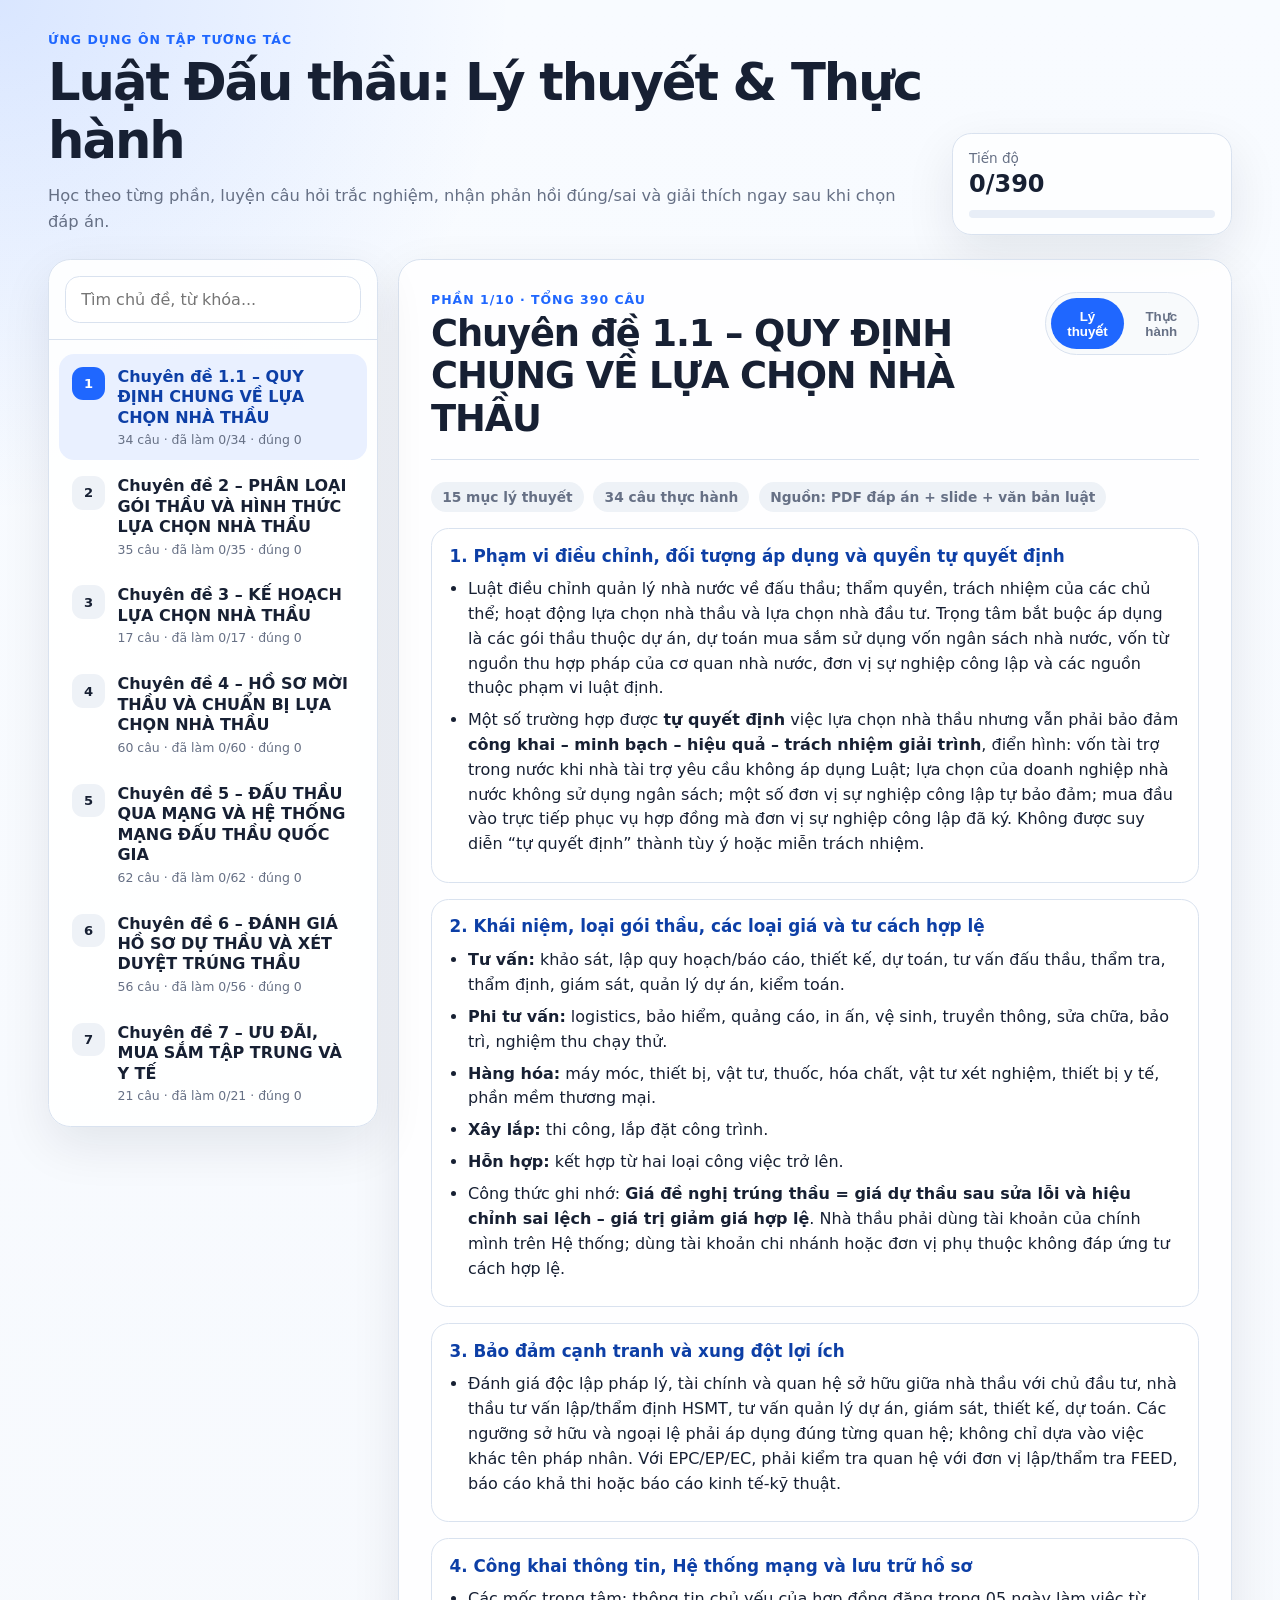
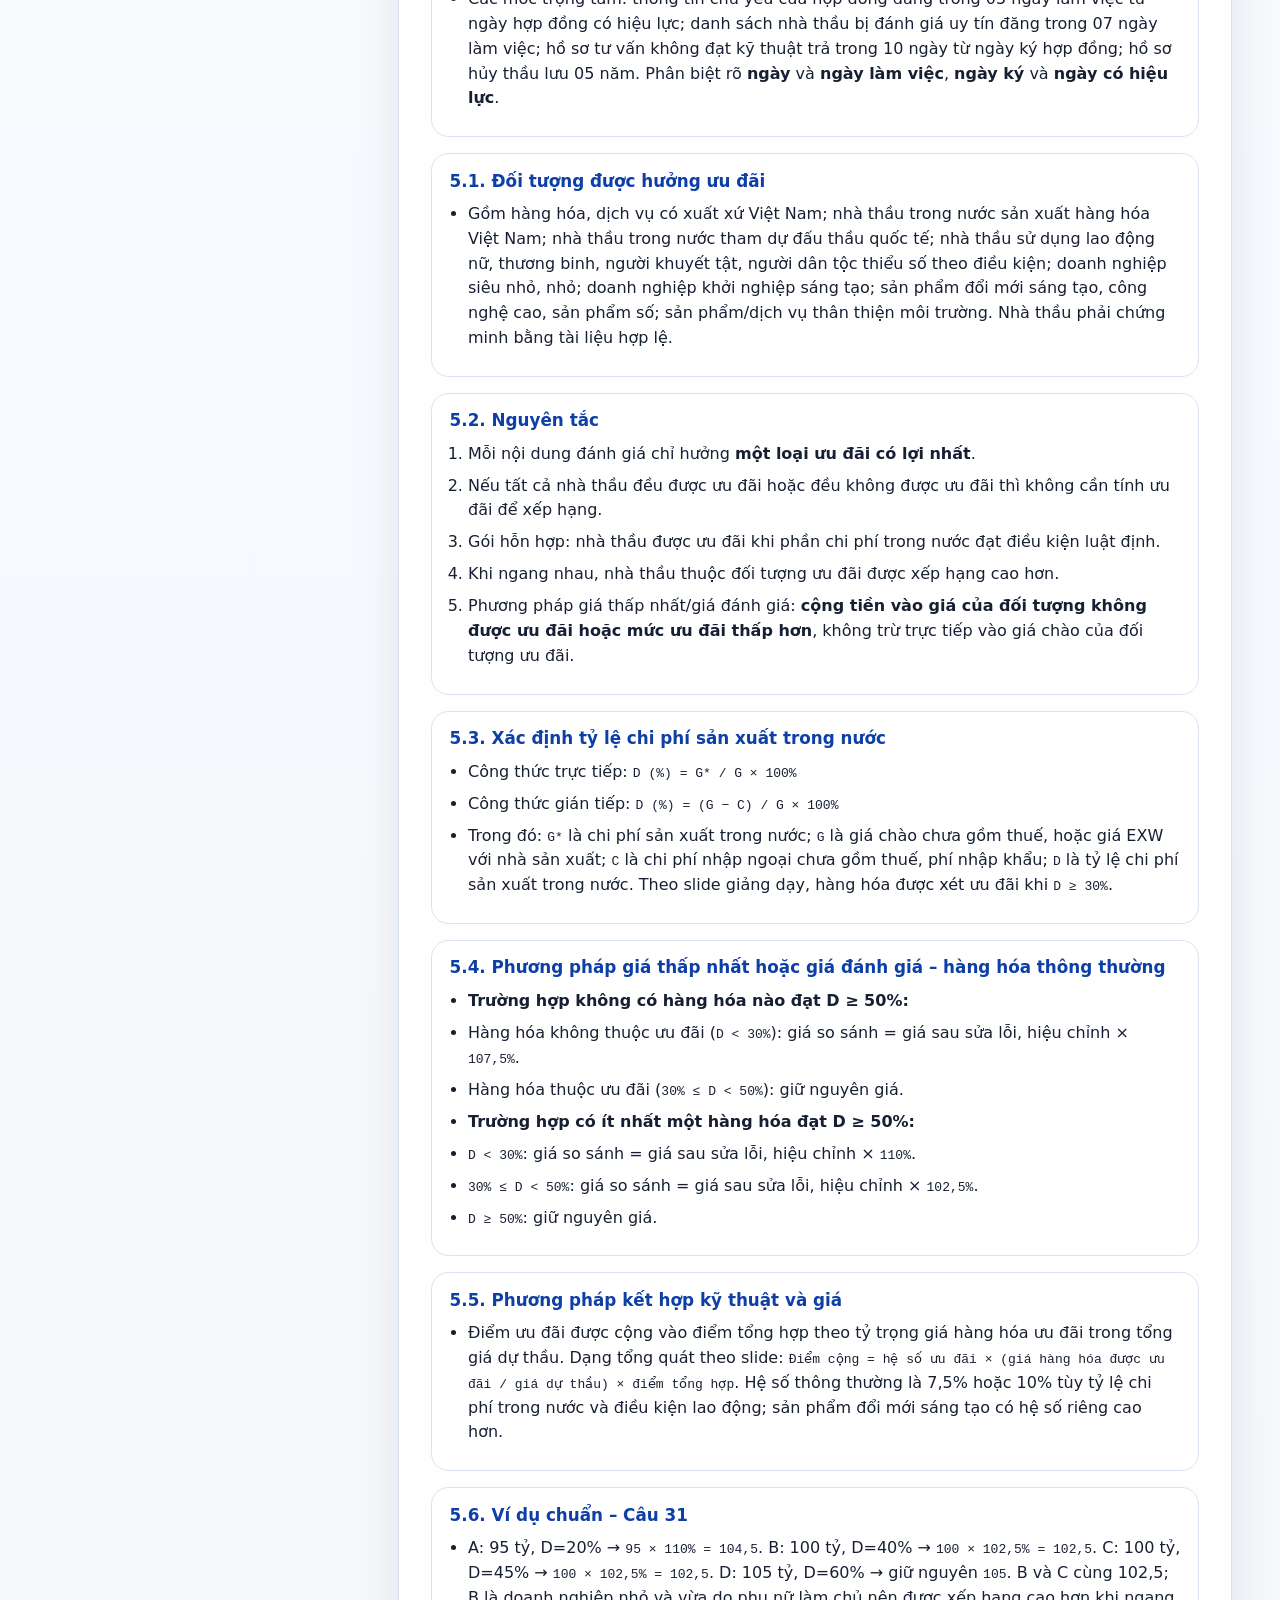
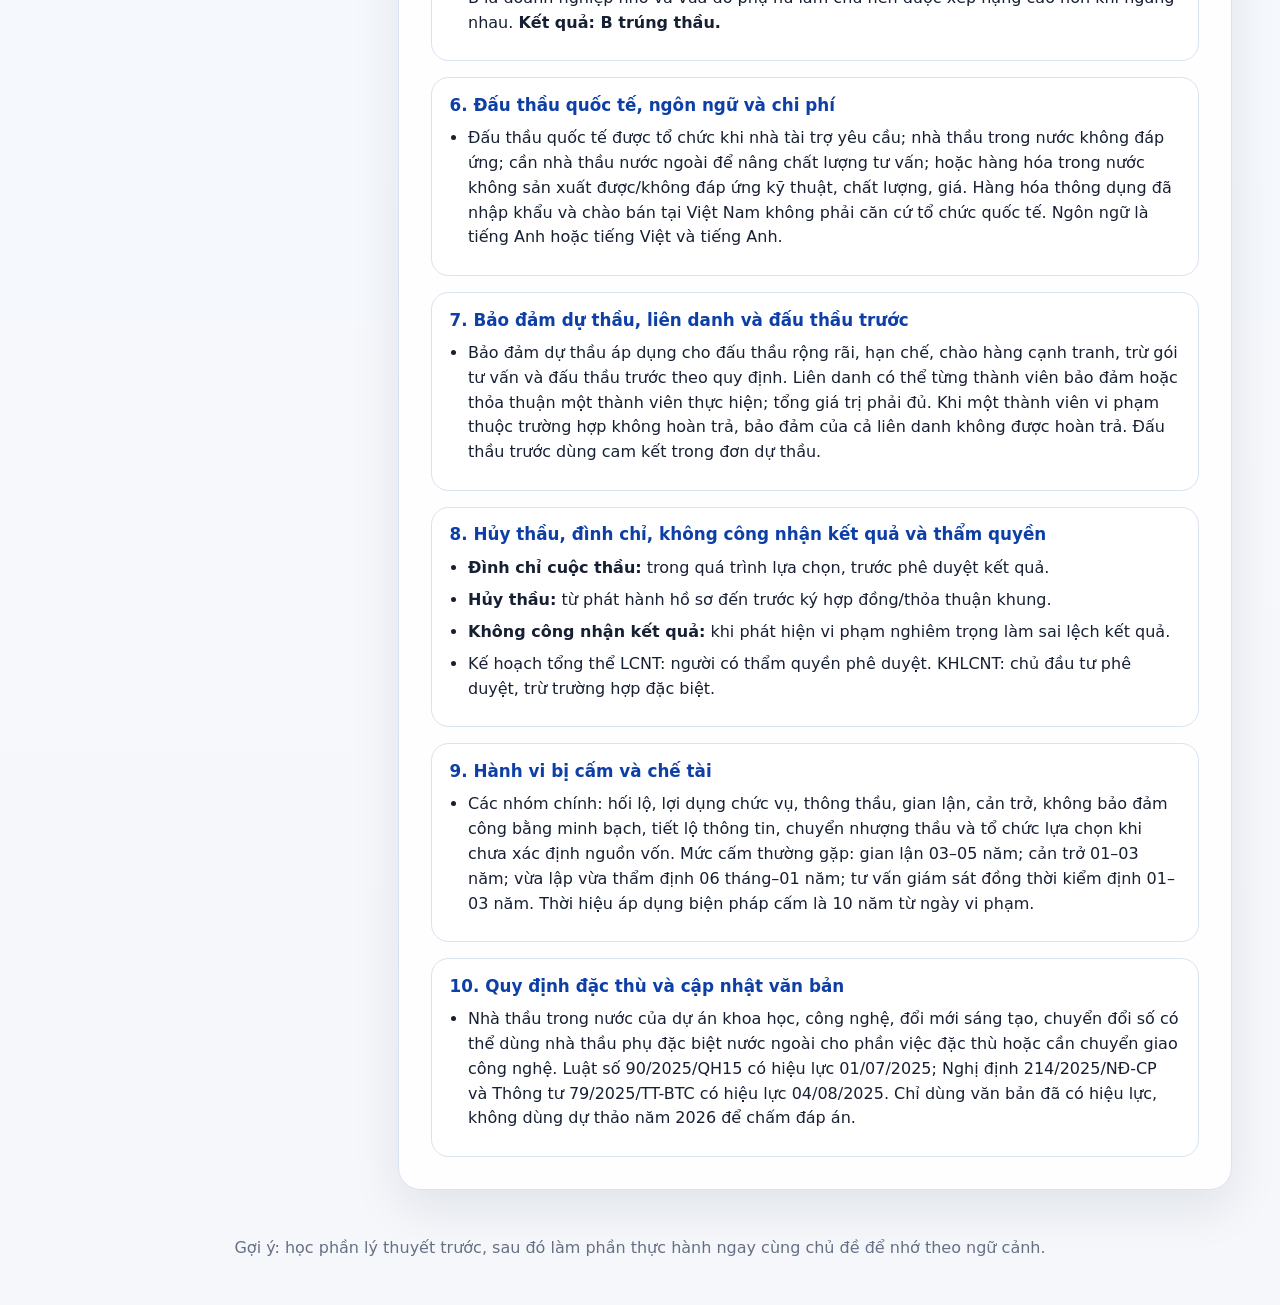
<file: index.html>
<!doctype html>
<html lang="vi">
  <head>
    <meta charset="UTF-8" />
    <meta name="viewport" content="width=device-width, initial-scale=1.0" />
    <title>Ôn tập Luật Đấu thầu</title>
    <link rel="stylesheet" href="styles.css" />
  </head>
  <body>
    <header class="topbar">
      <div>
        <p class="eyebrow">Ứng dụng ôn tập tương tác</p>
        <h1>Luật Đấu thầu: Lý thuyết & Thực hành</h1>
        <p class="subtitle">
          Học theo từng phần, luyện câu hỏi trắc nghiệm, nhận phản hồi đúng/sai và giải thích ngay sau khi chọn đáp án.
        </p>
      </div>
      <div class="score-card">
        <span>Tiến độ</span>
        <strong id="progressText">0/0</strong>
        <div class="progress-track"><div id="progressBar"></div></div>
      </div>
    </header>

    <main class="layout">
      <aside class="sidebar">
        <div class="search-box">
          <input id="searchInput" type="search" placeholder="Tìm chủ đề, từ khóa..." />
        </div>
        <nav id="topicList" class="topic-list" aria-label="Danh sách chủ đề"></nav>
      </aside>

      <section class="content">
        <div class="content-head">
          <div>
            <p id="topicIndex" class="eyebrow"></p>
            <h2 id="topicTitle"></h2>
          </div>
          <div class="tab-group" role="tablist">
            <button id="theoryTab" class="tab active" type="button">Lý thuyết</button>
            <button id="practiceTab" class="tab" type="button">Thực hành</button>
          </div>
        </div>

        <section id="theoryPanel" class="panel active"></section>
        <section id="practicePanel" class="panel"></section>
      </section>
    </main>

    <footer>
      <p>
        Gợi ý: học phần lý thuyết trước, sau đó làm phần thực hành ngay cùng chủ đề để nhớ theo ngữ cảnh.
      </p>
    </footer>

    <script src="data.js"></script>
    <script src="app.js"></script>
  </body>
</html>
</file>
<file: styles.css>
:root {
  --bg: #f5f7fb;
  --card: #ffffff;
  --ink: #172033;
  --muted: #667085;
  --line: #d9e2ef;
  --blue: #1f67ff;
  --blue-soft: #e9f0ff;
  --green: #12805c;
  --green-soft: #e8f7ef;
  --red: #c83232;
  --red-soft: #fff0f0;
  --amber: #9a6700;
  --amber-soft: #fff6dc;
  --shadow: 0 18px 50px rgba(16, 24, 40, 0.09);
}

* {
  box-sizing: border-box;
}

body {
  margin: 0;
  min-height: 100vh;
  background:
    radial-gradient(circle at top left, rgba(31, 103, 255, 0.14), transparent 32rem),
    linear-gradient(180deg, #f8fbff 0%, var(--bg) 100%);
  color: var(--ink);
  font-family:
    Inter, ui-sans-serif, system-ui, -apple-system, BlinkMacSystemFont, "Segoe UI",
    sans-serif;
}

.topbar {
  display: grid;
  grid-template-columns: 1fr minmax(220px, 280px);
  gap: 1.25rem;
  align-items: end;
  padding: 2rem clamp(1rem, 4vw, 3rem) 1.5rem;
}

.eyebrow {
  margin: 0 0 0.35rem;
  color: var(--blue);
  font-size: 0.78rem;
  font-weight: 800;
  letter-spacing: 0.08em;
  text-transform: uppercase;
}

h1,
h2,
h3,
h4 {
  margin: 0;
  line-height: 1.15;
}

h1 {
  font-size: clamp(1.8rem, 4vw, 3.3rem);
  letter-spacing: -0.04em;
}

h2 {
  font-size: clamp(1.55rem, 3vw, 2.3rem);
  letter-spacing: -0.03em;
}

h3 {
  font-size: 1.05rem;
}

.subtitle {
  max-width: 850px;
  margin: 0.8rem 0 0;
  color: var(--muted);
  font-size: 1.02rem;
  line-height: 1.6;
}

.score-card {
  padding: 1rem;
  border: 1px solid var(--line);
  border-radius: 1.2rem;
  background: rgba(255, 255, 255, 0.76);
  box-shadow: var(--shadow);
}

.score-card span {
  display: block;
  color: var(--muted);
  font-size: 0.85rem;
}

.score-card strong {
  display: block;
  margin: 0.25rem 0 0.7rem;
  font-size: 1.5rem;
}

.progress-track {
  height: 0.55rem;
  overflow: hidden;
  border-radius: 999px;
  background: #e8eef7;
}

#progressBar {
  width: 0%;
  height: 100%;
  border-radius: inherit;
  background: linear-gradient(90deg, var(--blue), #19b6ff);
  transition: width 0.25s ease;
}

.layout {
  display: grid;
  grid-template-columns: 330px 1fr;
  gap: 1.25rem;
  padding: 0 clamp(1rem, 4vw, 3rem) 2rem;
}

.sidebar,
.content {
  border: 1px solid var(--line);
  border-radius: 1.4rem;
  background: rgba(255, 255, 255, 0.88);
  box-shadow: var(--shadow);
}

.sidebar {
  position: sticky;
  top: 1rem;
  align-self: start;
  max-height: calc(100vh - 2rem);
  overflow: hidden;
}

.search-box {
  padding: 1rem;
  border-bottom: 1px solid var(--line);
}

.search-box input {
  width: 100%;
  padding: 0.8rem 0.95rem;
  border: 1px solid var(--line);
  border-radius: 0.9rem;
  outline: none;
  font: inherit;
}

.search-box input:focus {
  border-color: var(--blue);
  box-shadow: 0 0 0 4px var(--blue-soft);
}

.topic-list {
  max-height: calc(100vh - 7rem);
  overflow: auto;
  padding: 0.65rem;
}

.topic-btn {
  width: 100%;
  display: grid;
  grid-template-columns: 2.1rem 1fr;
  gap: 0.75rem;
  align-items: start;
  margin: 0.25rem 0;
  padding: 0.78rem;
  border: 0;
  border-radius: 0.95rem;
  background: transparent;
  color: var(--ink);
  cursor: pointer;
  text-align: left;
  font: inherit;
}

.topic-btn:hover {
  background: #f3f6fb;
}

.topic-btn.active {
  background: var(--blue-soft);
  color: #0d3fa6;
}

.topic-number {
  display: grid;
  place-items: center;
  width: 2.1rem;
  height: 2.1rem;
  border-radius: 0.7rem;
  background: #eef2f7;
  font-weight: 800;
  font-size: 0.82rem;
}

.topic-btn.active .topic-number {
  background: var(--blue);
  color: white;
}

.topic-name {
  font-weight: 750;
  line-height: 1.28;
}

.topic-meta {
  display: block;
  margin-top: 0.25rem;
  color: var(--muted);
  font-size: 0.78rem;
}

.content {
  min-height: 720px;
  padding: clamp(1rem, 3vw, 2rem);
}

.content-head {
  display: flex;
  justify-content: space-between;
  gap: 1rem;
  align-items: start;
  padding-bottom: 1.2rem;
  border-bottom: 1px solid var(--line);
}

.tab-group {
  display: flex;
  gap: 0.35rem;
  padding: 0.3rem;
  border: 1px solid var(--line);
  border-radius: 999px;
  background: #f8fafc;
}

.tab {
  padding: 0.66rem 1rem;
  border: 0;
  border-radius: 999px;
  background: transparent;
  cursor: pointer;
  font-weight: 750;
  color: var(--muted);
}

.tab.active {
  background: var(--blue);
  color: white;
}

.panel {
  display: none;
  padding-top: 1.35rem;
}

.panel.active {
  display: block;
}

.theory-grid {
  display: grid;
  gap: 1rem;
}

.theory-card,
.question-card {
  padding: 1.1rem;
  border: 1px solid var(--line);
  border-radius: 1.1rem;
  background: var(--card);
}

.theory-card h3 {
  margin-bottom: 0.7rem;
  color: #0d3fa6;
}

.theory-card ul,
.theory-card ol,
.explain-list {
  margin: 0;
  padding-left: 1.15rem;
}

.theory-card li,
.explain-list li {
  margin: 0.45rem 0;
  line-height: 1.55;
}

.theory-table-wrap {
  margin-top: 1rem;
  overflow-x: auto;
  border: 1px solid var(--line);
  border-radius: 0.95rem;
  background: #ffffff;
}

.theory-table {
  width: 100%;
  border-collapse: collapse;
  min-width: 620px;
  font-size: 0.95rem;
}

.theory-table th,
.theory-table td {
  padding: 0.75rem 0.85rem;
  border-bottom: 1px solid var(--line);
  text-align: left;
  vertical-align: top;
  line-height: 1.45;
}

.theory-table th {
  background: #eef5ff;
  color: #0d3fa6;
  font-weight: 800;
}

.theory-table tr:last-child td {
  border-bottom: 0;
}

.callout {
  margin-top: 1rem;
  padding: 0.9rem 1rem;
  border-radius: 0.9rem;
  background: var(--amber-soft);
  color: #5e4200;
  line-height: 1.55;
}

.practice-summary {
  display: flex;
  flex-wrap: wrap;
  gap: 0.6rem;
  margin-bottom: 1rem;
}

.pill {
  padding: 0.45rem 0.7rem;
  border-radius: 999px;
  background: #eef2f7;
  color: var(--muted);
  font-size: 0.86rem;
  font-weight: 750;
}

.mini-btn {
  padding: 0.45rem 0.75rem;
  border: 1px solid var(--line);
  border-radius: 999px;
  background: white;
  color: var(--blue);
  cursor: pointer;
  font: inherit;
  font-size: 0.86rem;
  font-weight: 800;
}

.mini-btn:hover {
  border-color: var(--blue);
  background: var(--blue-soft);
}

.question-list {
  display: grid;
  gap: 1rem;
}

.question-card h3 {
  margin-bottom: 0.9rem;
  line-height: 1.45;
}

.question-source {
  margin: 0 0 0.55rem;
  color: var(--muted);
  font-size: 0.78rem;
  line-height: 1.35;
}

.options {
  display: grid;
  gap: 0.6rem;
}

.option {
  display: grid;
  grid-template-columns: 2rem 1fr;
  gap: 0.75rem;
  align-items: start;
  padding: 0.8rem;
  border: 1px solid var(--line);
  border-radius: 0.9rem;
  background: #fbfcff;
  cursor: pointer;
  transition:
    border-color 0.16s ease,
    background 0.16s ease,
    transform 0.16s ease;
}

.option:hover {
  border-color: #aabbe0;
  transform: translateY(-1px);
}

.option input {
  width: 1.1rem;
  height: 1.1rem;
  margin-top: 0.1rem;
}

.option.correct {
  border-color: rgba(18, 128, 92, 0.45);
  background: var(--green-soft);
}

.option.wrong {
  border-color: rgba(200, 50, 50, 0.45);
  background: var(--red-soft);
}

.feedback {
  display: none;
  margin-top: 0.95rem;
  padding: 1rem;
  border-radius: 1rem;
  line-height: 1.55;
}

.feedback.show {
  display: block;
}

.feedback.correct {
  background: var(--green-soft);
  color: #07543b;
}

.feedback.wrong {
  background: var(--red-soft);
  color: #7d1717;
}

.feedback strong {
  display: block;
  margin-bottom: 0.35rem;
}

.empty-state {
  padding: 2rem;
  text-align: center;
  color: var(--muted);
}

footer {
  padding: 0 1rem 2rem;
  color: var(--muted);
  text-align: center;
}

@media (max-width: 980px) {
  .topbar,
  .layout {
    grid-template-columns: 1fr;
  }

  .sidebar {
    position: static;
    max-height: none;
  }

  .topic-list {
    max-height: 330px;
  }

  .content-head {
    flex-direction: column;
  }
}
</file>
